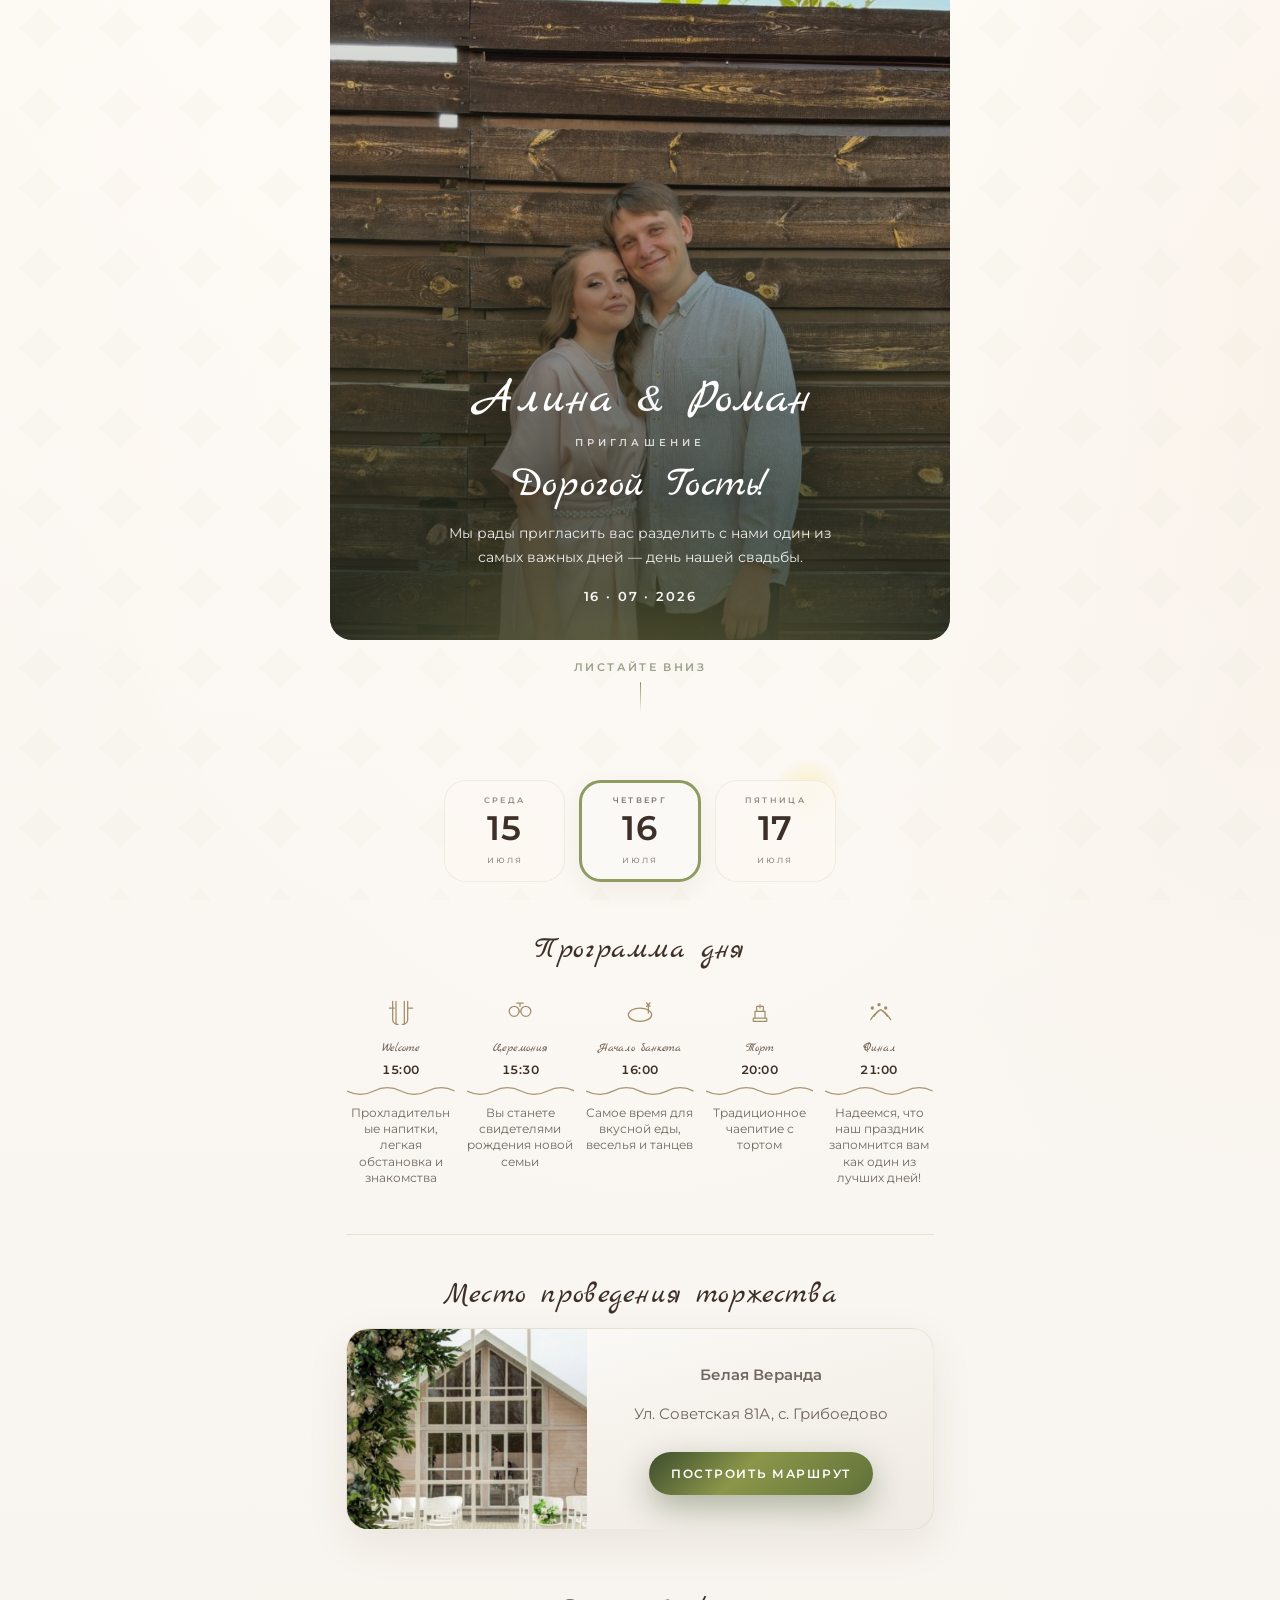
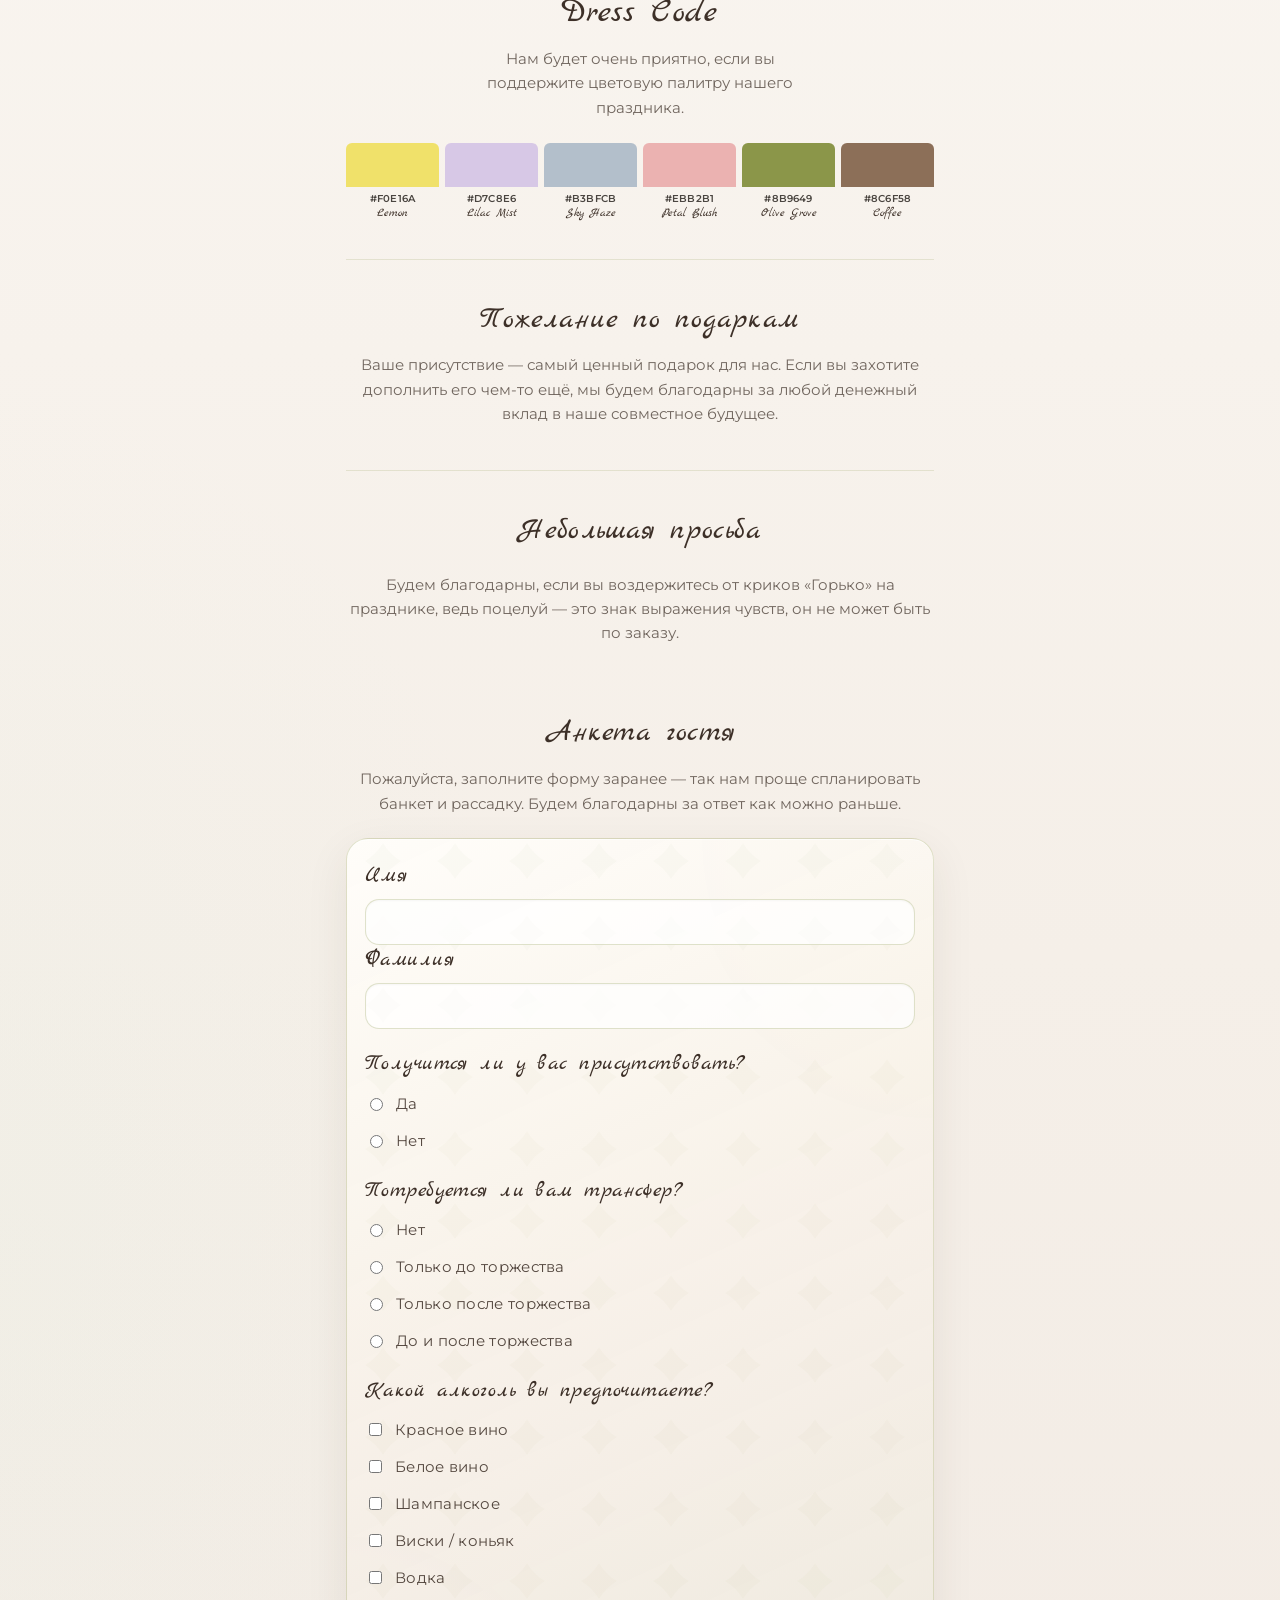
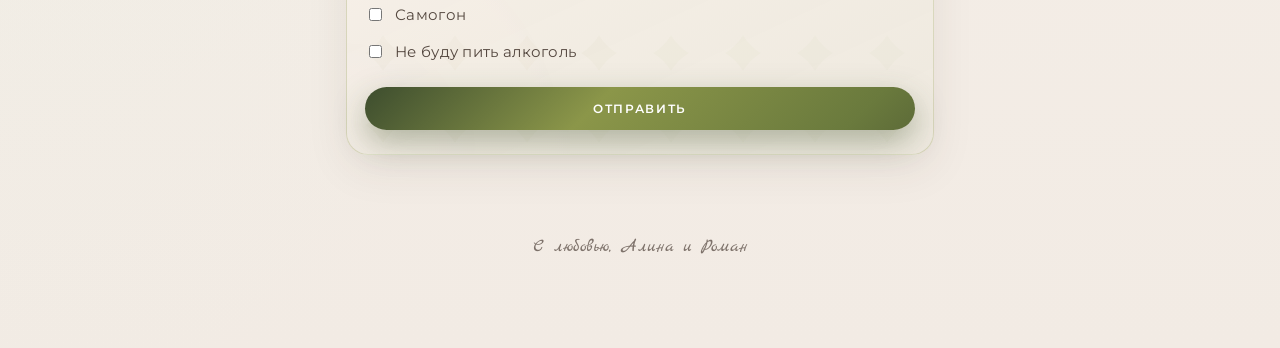
<file: index.html>
<!DOCTYPE html>
<html lang="ru">
  <head>
    <meta charset="utf-8" />
    <meta name="viewport" content="width=device-width, initial-scale=1" />
    <title>Алина и Роман — свадьба 16 июля 2026</title>
    <link rel="preconnect" href="https://fonts.googleapis.com" />
    <link rel="preconnect" href="https://fonts.gstatic.com" crossorigin />
    <link
      href="https://fonts.googleapis.com/css2?family=Marck+Script&family=Montserrat:wght@400;600&display=swap"
      rel="stylesheet"
    />
    <link rel="stylesheet" href="./static/theme.css" />
  </head>
  <body>
    <div class="page">
      <div id="submit-overlay" class="submit-overlay hidden" aria-hidden="true">
        <div class="submit-overlay__card" role="status" aria-live="polite" aria-label="Отправляем анкету">
          <div class="submit-overlay__spinner" aria-hidden="true"></div>
          <div class="submit-overlay__text">
            <div class="submit-overlay__title">Отправляем…</div>
            <div class="submit-overlay__sub">Пожалуйста, подождите пару секунд</div>
          </div>
        </div>
      </div>
      <div id="main-flow">
        <header class="hero">
          <div class="hero-visual">
            <img
              class="hero-cover"
              src="./static/couple.png"
              width="640"
              height="800"
              alt="Алина и Роман"
              decoding="async"
              fetchpriority="high"
            />
            <div class="hero-visual__veil" aria-hidden="true"></div>
            <div class="hero-visual__glow" aria-hidden="true"></div>
            <div class="hero-card">
              <p class="couple-names">Алина <span class="amp">&amp;</span> Роман</p>
              <p class="eyebrow">приглашение</p>
              <h1 id="greeting">Дорогой Гость!</h1>
              <p class="lead">
                Мы рады пригласить вас разделить с нами один из самых важных дней — день нашей свадьбы.
              </p>
              <p class="date-pill" aria-label="Дата свадьбы">16 · 07 · 2026</p>
            </div>
          </div>
          <p class="scroll-hint">Листайте вниз</p>
        </header>

        <main>
          <section class="section section--center section--schedule reveal" id="block-schedule">
            <div class="date-strip-wrap">
              <div class="date-strip" role="group" aria-label="Июль 2026: дни вокруг свадьбы">
                <div class="date-strip__item">
                  <span class="date-strip__dow">среда</span>
                  <span class="date-strip__num">15</span>
                  <span class="date-strip__month">июля</span>
                </div>
                <div class="date-strip__item date-strip__item--active" aria-current="date">
                  <span class="date-strip__dow">четверг</span>
                  <span class="date-strip__num">16</span>
                  <span class="date-strip__month">июля</span>
                </div>
                <div class="date-strip__item">
                  <span class="date-strip__dow">пятница</span>
                  <span class="date-strip__num">17</span>
                  <span class="date-strip__month">июля</span>
                </div>
              </div>
            </div>

            <h2>Программа дня</h2>

            <div class="horiz-schedule" aria-label="Программа дня по этапам">
              <div class="horiz-schedule__scroll hs-strip" role="list">
                <article class="hs-item" role="listitem">
                  <div class="hs-item__rail">
                    <div class="hs-item__icon" aria-hidden="true">
                      <svg viewBox="0 0 48 48" fill="none" xmlns="http://www.w3.org/2000/svg">
                        <path
                          d="M14 10v22c0 3 2.5 5.5 5.5 5.5h1M18 10v27.5M32 10v22c0 3-2.5 5.5-5.5 5.5h-1M28 10v27.5M10 18h6M32 18h6"
                          stroke="currentColor"
                          stroke-width="1.5"
                          stroke-linecap="round"
                        />
                      </svg>
                    </div>
                    <div class="hs-item__vtrack" aria-hidden="true">
                      <svg class="hs-item__vwave" viewBox="0 0 14 120" preserveAspectRatio="none" xmlns="http://www.w3.org/2000/svg">
                        <path
                          d="M7 0 Q11 15 7 30 Q3 45 7 60 Q11 75 7 90 Q3 105 7 120"
                          fill="none"
                          stroke="currentColor"
                          stroke-width="1.35"
                          vector-effect="non-scaling-stroke"
                        />
                      </svg>
                    </div>
                  </div>
                  <div class="hs-item__body">
                    <h3 class="hs-item__title">Welcome</h3>
                    <time class="hs-item__time" datetime="2026-07-16T15:00">15:00</time>
                    <div class="hs-item__wave" aria-hidden="true">
                      <svg viewBox="0 0 80 12" preserveAspectRatio="none" xmlns="http://www.w3.org/2000/svg">
                        <path
                          d="M0 6 Q10 11 20 6 T40 6 T60 6 T80 6"
                          fill="none"
                          stroke="currentColor"
                          stroke-width="1.25"
                          vector-effect="non-scaling-stroke"
                        />
                      </svg>
                    </div>
                    <div class="hs-item__desc">Прохладительные напитки, легкая обстановка и знакомства</div>
                  </div>
                </article>
                <article class="hs-item" role="listitem">
                  <div class="hs-item__rail">
                    <div class="hs-item__icon" aria-hidden="true">
                      <svg viewBox="0 0 48 48" fill="none" xmlns="http://www.w3.org/2000/svg">
                        <circle cx="17" cy="22" r="6" stroke="currentColor" stroke-width="1.5" />
                        <circle cx="31" cy="22" r="6" stroke="currentColor" stroke-width="1.5" />
                        <path d="M23 22h2" stroke="currentColor" stroke-width="1.5" stroke-linecap="round" />
                        <path d="M24 16v-4M20 12h8" stroke="currentColor" stroke-width="1.5" stroke-linecap="round" />
                      </svg>
                    </div>
                    <div class="hs-item__vtrack" aria-hidden="true">
                      <svg class="hs-item__vwave" viewBox="0 0 14 120" preserveAspectRatio="none" xmlns="http://www.w3.org/2000/svg">
                        <path
                          d="M7 0 Q11 15 7 30 Q3 45 7 60 Q11 75 7 90 Q3 105 7 120"
                          fill="none"
                          stroke="currentColor"
                          stroke-width="1.35"
                          vector-effect="non-scaling-stroke"
                        />
                      </svg>
                    </div>
                  </div>
                  <div class="hs-item__body">
                    <h3 class="hs-item__title">Церемония</h3>
                    <time class="hs-item__time" datetime="2026-07-16T15:30">15:30</time>
                    <div class="hs-item__wave" aria-hidden="true">
                      <svg viewBox="0 0 80 12" preserveAspectRatio="none" xmlns="http://www.w3.org/2000/svg">
                        <path
                          d="M0 6 Q10 11 20 6 T40 6 T60 6 T80 6"
                          fill="none"
                          stroke="currentColor"
                          stroke-width="1.25"
                          vector-effect="non-scaling-stroke"
                        />
                      </svg>
                    </div>
                    <div class="hs-item__desc">Вы станете свидетелями рождения новой семьи</div>
                  </div>
                </article>
                <article class="hs-item" role="listitem">
                  <div class="hs-item__rail">
                    <div class="hs-item__icon" aria-hidden="true">
                      <svg viewBox="0 0 48 48" fill="none" xmlns="http://www.w3.org/2000/svg">
                        <ellipse cx="24" cy="26" rx="14" ry="8" stroke="currentColor" stroke-width="1.5" />
                        <path d="M34 14v10M36 12l-4 4M32 12l4 4" stroke="currentColor" stroke-width="1.5" stroke-linecap="round" />
                      </svg>
                    </div>
                    <div class="hs-item__vtrack" aria-hidden="true">
                      <svg class="hs-item__vwave" viewBox="0 0 14 120" preserveAspectRatio="none" xmlns="http://www.w3.org/2000/svg">
                        <path
                          d="M7 0 Q11 15 7 30 Q3 45 7 60 Q11 75 7 90 Q3 105 7 120"
                          fill="none"
                          stroke="currentColor"
                          stroke-width="1.35"
                          vector-effect="non-scaling-stroke"
                        />
                      </svg>
                    </div>
                  </div>
                  <div class="hs-item__body">
                    <h3 class="hs-item__title">Начало банкета</h3>
                    <time class="hs-item__time" datetime="2026-07-16T16:00">16:00</time>
                    <div class="hs-item__wave" aria-hidden="true">
                      <svg viewBox="0 0 80 12" preserveAspectRatio="none" xmlns="http://www.w3.org/2000/svg">
                        <path
                          d="M0 6 Q10 11 20 6 T40 6 T60 6 T80 6"
                          fill="none"
                          stroke="currentColor"
                          stroke-width="1.25"
                          vector-effect="non-scaling-stroke"
                        />
                      </svg>
                    </div>
                    <div class="hs-item__desc">Самое время для вкусной еды, веселья и танцев</div>
                  </div>
                </article>
                <article class="hs-item" role="listitem">
                  <div class="hs-item__rail">
                    <div class="hs-item__icon" aria-hidden="true">
                      <svg viewBox="0 0 48 48" fill="none" xmlns="http://www.w3.org/2000/svg">
                        <path
                          d="M16 30h16v4H16v-4zm2-8h12v8H18v-8zm2-6h8v6h-8v-6z"
                          stroke="currentColor"
                          stroke-width="1.5"
                          stroke-linejoin="round"
                        />
                        <path d="M24 14v4" stroke="currentColor" stroke-width="1.5" stroke-linecap="round" />
                      </svg>
                    </div>
                    <div class="hs-item__vtrack" aria-hidden="true">
                      <svg class="hs-item__vwave" viewBox="0 0 14 120" preserveAspectRatio="none" xmlns="http://www.w3.org/2000/svg">
                        <path
                          d="M7 0 Q11 15 7 30 Q3 45 7 60 Q11 75 7 90 Q3 105 7 120"
                          fill="none"
                          stroke="currentColor"
                          stroke-width="1.35"
                          vector-effect="non-scaling-stroke"
                        />
                      </svg>
                    </div>
                  </div>
                  <div class="hs-item__body">
                    <h3 class="hs-item__title">Торт</h3>
                    <time class="hs-item__time" datetime="2026-07-16T20:00">20:00</time>
                    <div class="hs-item__wave" aria-hidden="true">
                      <svg viewBox="0 0 80 12" preserveAspectRatio="none" xmlns="http://www.w3.org/2000/svg">
                        <path
                          d="M0 6 Q10 11 20 6 T40 6 T60 6 T80 6"
                          fill="none"
                          stroke="currentColor"
                          stroke-width="1.25"
                          vector-effect="non-scaling-stroke"
                        />
                      </svg>
                    </div>
                    <div class="hs-item__desc">Традиционное чаепитие с тортом</div>
                  </div>
                </article>
                <article class="hs-item" role="listitem">
                  <div class="hs-item__rail">
                    <div class="hs-item__icon" aria-hidden="true">
                      <svg viewBox="0 0 48 48" fill="none" xmlns="http://www.w3.org/2000/svg">
                        <path
                          d="M14 32c4-6 8-10 12-12 4 2 8 6 12 12M18 28c3-4 6-7 8-8 2 1 5 4 8 8"
                          stroke="currentColor"
                          stroke-width="1.5"
                          stroke-linecap="round"
                        />
                        <circle cx="16" cy="18" r="2" fill="currentColor" />
                        <circle cx="24" cy="14" r="2" fill="currentColor" />
                        <circle cx="32" cy="18" r="2" fill="currentColor" />
                      </svg>
                    </div>
                  </div>
                  <div class="hs-item__body">
                    <h3 class="hs-item__title">Финал</h3>
                    <time class="hs-item__time" datetime="2026-07-16T21:00">21:00</time>
                    <div class="hs-item__wave" aria-hidden="true">
                      <svg viewBox="0 0 80 12" preserveAspectRatio="none" xmlns="http://www.w3.org/2000/svg">
                        <path
                          d="M0 6 Q10 11 20 6 T40 6 T60 6 T80 6"
                          fill="none"
                          stroke="currentColor"
                          stroke-width="1.25"
                          vector-effect="non-scaling-stroke"
                        />
                      </svg>
                    </div>
                    <div class="hs-item__desc">Надеемся, что наш праздник запомнится вам как один из лучших дней!</div>
                  </div>
                </article>
              </div>
            </div>
          </section>

          <section class="section section--center section--venue reveal" id="block-venue">
            <h2>Место проведения торжества</h2>
            <article class="venue-card" aria-labelledby="venue-name">
              <div class="venue-card__media">
                <img
                  src="./static/venue-veranda.png"
                  alt="Белая Веранда — площадка для церемонии"
                  width="640"
                  height="480"
                  loading="lazy"
                  decoding="async"
                />
              </div>
              <div class="venue-card__body">
                <p class="venue-card__place" id="venue-name">Белая Веранда</p>
                <p class="venue-card__address">Ул. Советская 81А, с. Грибоедово</p>
                <div class="venue-card__actions">
                  <a
                    class="btn btn-primary venue-card__btn"
                    href="https://yandex.ru/maps/?text=%D0%A3%D0%BB.%20%D0%A1%D0%BE%D0%B2%D0%B5%D1%82%D1%81%D0%BA%D0%B0%D1%8F%2081%D0%90%2C%20%D1%81.%20%D0%93%D1%80%D0%B8%D0%B1%D0%BE%D0%B5%D0%B4%D0%BE%D0%B2%D0%BE"
                    id="route-link"
                    target="_blank"
                    rel="noopener noreferrer"
                    >Построить маршрут</a
                  >
                </div>
              </div>
            </article>
          </section>

          <section class="section section--center section--dress reveal" id="block-dress">
            <h2 class="dress-title">Dress Code</h2>
            <p class="dress-lead">
              Нам будет очень приятно, если вы поддержите цветовую палитру нашего праздника.
            </p>
            <div class="dress-swatches" aria-label="Палитра дресс-кода">
              <article class="dress-swatch" style="--swatch: #f0e16a">
                <div class="dress-swatch__color" aria-hidden="true"></div>
                <div class="dress-swatch__meta">
                  <span class="dress-swatch__hex">#F0E16A</span>
                  <span class="dress-swatch__name">Lemon</span>
                </div>
              </article>
              <article class="dress-swatch" style="--swatch: #d7c8e6">
                <div class="dress-swatch__color" aria-hidden="true"></div>
                <div class="dress-swatch__meta">
                  <span class="dress-swatch__hex">#D7C8E6</span>
                  <span class="dress-swatch__name">Lilac Mist</span>
                </div>
              </article>
              <article class="dress-swatch" style="--swatch: #b3bfcb">
                <div class="dress-swatch__color" aria-hidden="true"></div>
                <div class="dress-swatch__meta">
                  <span class="dress-swatch__hex">#B3BFCB</span>
                  <span class="dress-swatch__name">Sky Haze</span>
                </div>
              </article>
              <article class="dress-swatch" style="--swatch: #ebb2b1">
                <div class="dress-swatch__color" aria-hidden="true"></div>
                <div class="dress-swatch__meta">
                  <span class="dress-swatch__hex">#EBB2B1</span>
                  <span class="dress-swatch__name">Petal Blush</span>
                </div>
              </article>
              <article class="dress-swatch dress-swatch--hero" style="--swatch: #8b9649">
                <div class="dress-swatch__color" aria-hidden="true"></div>
                <div class="dress-swatch__meta">
                  <span class="dress-swatch__hex">#8B9649</span>
                  <span class="dress-swatch__name">Olive Grove</span>
                </div>
              </article>
              <article class="dress-swatch" style="--swatch: #8c6f58">
                <div class="dress-swatch__color" aria-hidden="true"></div>
                <div class="dress-swatch__meta">
                  <span class="dress-swatch__hex">#8C6F58</span>
                  <span class="dress-swatch__name">Coffee</span>
                </div>
              </article>
            </div>
          </section>

          <section class="section section--center reveal" id="block-gifts">
            <h2>Пожелание по подаркам</h2>
            <p>
              Ваше присутствие — самый ценный подарок для нас. Если вы захотите дополнить его чем‑то ещё, мы будем благодарны за любой денежный вклад в наше совместное будущее.
            </p>
          </section>

          <section class="section section--center reveal" id="block-note">
            <h2>Небольшая просьба</h2>
            <div class="note">
              Будем благодарны, если вы воздержитесь от криков «Горько» на празднике, ведь поцелуй — это знак выражения чувств,
              он не может быть по заказу.
            </div>
          </section>

          <section class="section section--form reveal" id="rsvp-section">
            <h2>Анкета гостя</h2>
            <p class="form-intro">
              Пожалуйста, заполните форму заранее — так нам проще спланировать банкет и рассадку. Будем благодарны за ответ как можно
              раньше.
            </p>

            <form class="rsvp" id="rsvp-form" autocomplete="on">
              <div class="rsvp-panel">
                <div id="guest-name-fields">
                  <div class="field" id="name-fields">
                    <label for="first_name">Имя</label>
                    <input type="text" id="first_name" name="first_name" required maxlength="120" autocomplete="given-name" />
                  </div>
                  <div class="field">
                    <label for="last_name">Фамилия</label>
                    <input type="text" id="last_name" name="last_name" required maxlength="120" autocomplete="family-name" />
                  </div>
                </div>

                <div class="field">
                  <span class="label-like" id="label-attendance">Получится ли у вас присутствовать?</span>
                  <div class="radio-group" role="radiogroup" aria-labelledby="label-attendance">
                    <label class="radio"><input type="radio" name="attendance" value="Да" required /> Да</label>
                    <label class="radio"><input type="radio" name="attendance" value="Нет" /> Нет</label>
                  </div>
                </div>

                <div class="field">
                  <span class="label-like" id="label-transfer">Потребуется ли вам трансфер?</span>
                  <div class="radio-group" role="radiogroup" aria-labelledby="label-transfer">
                    <label class="radio"><input type="radio" name="transfer" value="Нет" required /> Нет</label>
                    <label class="radio"><input type="radio" name="transfer" value="Только до торжества" /> Только до торжества</label>
                    <label class="radio"><input type="radio" name="transfer" value="Только после торжества" /> Только после торжества</label>
                    <label class="radio"><input type="radio" name="transfer" value="До и после торжества" /> До и после торжества</label>
                  </div>
                </div>

                <div class="field">
                  <span class="label-like" id="label-alcohol">Какой алкоголь вы предпочитаете?</span>
                  <div class="checkbox-group" role="group" aria-labelledby="label-alcohol">
                    <label class="check"><input type="checkbox" name="alcohol" value="Красное вино" /> Красное вино</label>
                    <label class="check"><input type="checkbox" name="alcohol" value="Белое вино" /> Белое вино</label>
                    <label class="check"><input type="checkbox" name="alcohol" value="Шампанское" /> Шампанское</label>
                    <label class="check"><input type="checkbox" name="alcohol" value="Виски/коньяк" /> Виски / коньяк</label>
                    <label class="check"><input type="checkbox" name="alcohol" value="Водка" /> Водка</label>
                    <label class="check"><input type="checkbox" name="alcohol" value="Самогон" /> Самогон</label>
                    <label class="check"><input type="checkbox" name="alcohol" value="Не буду пить алкоголь" /> Не буду пить алкоголь</label>
                  </div>
                </div>

                <button type="submit" class="btn btn-primary btn-wide">Отправить</button>
                <p id="form-error" class="form-error hidden"></p>
              </div>
            </form>
          </section>
        </main>
      </div>

      <section class="section hidden reveal" id="thanks-panel">
        <div class="thanks">
          <div class="thanks-card">
            <div class="thanks-ornament" aria-hidden="true">✦</div>
            <h2>Спасибо!</h2>
            <p class="lead thanks-lead">Мы получили ваш ответ и очень ждём встречи.</p>

            <div class="countdown" aria-label="Сколько осталось до свадьбы">
              <div class="countdown__k">До свадьбы осталось</div>
              <div class="countdown__v" id="wedding-countdown-thanks">—</div>
            </div>

            <div class="thanks-details" aria-label="Детали торжества">
              <div class="thanks-details__row">
                <div class="thanks-details__k">Дата</div>
                <div class="thanks-details__v">16 · 07 · 2026</div>
              </div>
              <div class="thanks-details__row">
                <div class="thanks-details__k">Время</div>
                <div class="thanks-details__v">15:00</div>
              </div>
              <div class="thanks-details__row">
                <div class="thanks-details__k">Место</div>
                <div class="thanks-details__v">Белая Веранда</div>
              </div>
              <div class="thanks-details__row">
                <div class="thanks-details__k">Адрес</div>
                <div class="thanks-details__v">ул. Советская 81А, с. Грибоедово</div>
              </div>
            </div>

            <div class="actions thanks-actions">
              <a
                class="btn btn-primary btn-wide"
                href="https://yandex.ru/maps/?text=%D0%A3%D0%BB.%20%D0%A1%D0%BE%D0%B2%D0%B5%D1%82%D1%81%D0%BA%D0%B0%D1%8F%2081%D0%90%2C%20%D1%81.%20%D0%93%D1%80%D0%B8%D0%B1%D0%BE%D0%B5%D0%B4%D0%BE%D0%B2%D0%BE"
                target="_blank"
                rel="noopener noreferrer"
                >Построить маршрут</a
              >
            </div>
          </div>
        </div>
      </section>

      <p class="footer-mini">С любовью, Алина и Роман</p>
    </div>

    <script>
      window.WEDDING_CONFIG = {
        webhookUrl: "https://script.google.com/macros/s/AKfycbw79jR09DpJsQcwUnNf5BoLfri7Mj2tWMLB_RNSmSDrHGxl7mpFdD1pyXN7LNDgRc47/exec",
        webhookToken: "wjdhqjlkQWD-PyBGnI-85EpEcmrZYDun18",
      };
    </script>
    <script src="./static/app.js" defer></script>
  </body>
</html>
</file>
<file: static/theme.css>
/*
  Два семейства: Marck Script + Montserrat.
  У Montserrat только два начертания: --fw-text (400) и --fw-strong (600).
*/
:root {
  --lemon: #f0e16a;
  --lilac: #d7c8e6;
  --sky: #b3bfcb;
  --petal: #ebb2b1;
  --olive: #8b9649;
  --coffee: #8c6f58;
  --cream: #f9f7f2;
  --ink: #3d3028;
  --muted: rgba(61, 48, 40, 0.72);
  --radius-lg: 22px;
  --radius-md: 14px;
  --font-script: "Marck Script", "Segoe Script", cursive;
  --font-body: "Montserrat", system-ui, -apple-system, sans-serif;
  /* Только два начертания текста: обычное и акцентное */
  --fw-text: 400;
  --fw-strong: 600;
  --ease-out: cubic-bezier(0.22, 1, 0.36, 1);
  --t-fast: 0.25s;
  --t-med: 0.55s;
  font-family: var(--font-body);
}

*,
*::before,
*::after {
  box-sizing: border-box;
}

html {
  scroll-behavior: smooth;
}

b,
strong {
  font-weight: var(--fw-strong);
}

body {
  margin: 0;
  font-weight: var(--fw-text);
  color: var(--ink);
  background: var(--cream);
  background-image: radial-gradient(130% 100% at 50% -15%, rgba(255, 252, 248, 0.95), transparent 52%),
    radial-gradient(85% 55% at 100% 10%, rgba(245, 232, 220, 0.35), transparent 46%),
    radial-gradient(90% 50% at 0% 80%, rgba(232, 240, 228, 0.28), transparent 48%),
    linear-gradient(180deg, #fdf8f2 0%, #f9f5f0 38%, #f5efe8 72%, #f2ebe4 100%);
  min-height: 100vh;
}

body::before {
  content: "";
  position: fixed;
  inset: 0;
  pointer-events: none;
  z-index: 0;
  opacity: 0.35;
  background-image: url("data:image/svg+xml,%3Csvg xmlns='http://www.w3.org/2000/svg' width='80' height='80' viewBox='0 0 80 80'%3E%3Cpath fill='%238B9649' fill-opacity='0.05' d='M40 6c6 9 13 16 22 22-9 6-16 13-22 22-6-9-13-16-22-22 9-6 16-13 22-22z'/%3E%3C/svg%3E");
}

.page {
  position: relative;
  z-index: 1;
  max-width: 560px;
  margin: 0 auto;
  padding: 0 16px 72px;
}

/* ——— Герой: фото как фон ——— */
.hero {
  margin: 0 -16px 12px;
}

.hero-visual {
  position: relative;
  min-height: min(88vh, 640px);
  display: flex;
  align-items: flex-end;
  justify-content: center;
  padding: 28px 20px 32px;
  border-radius: 0 0 var(--radius-lg) var(--radius-lg);
  overflow: hidden;
  isolation: isolate;
  animation: heroWrapIn 1s var(--ease-out) both;
}

@keyframes heroWrapIn {
  from {
    opacity: 0;
    transform: scale(1.03);
  }
  to {
    opacity: 1;
    transform: scale(1);
  }
}

.hero-cover {
  position: absolute;
  inset: 0;
  width: 100%;
  height: 100%;
  object-fit: cover;
  object-position: center 22%;
  z-index: 0;
  transform: scale(1.06);
  animation: heroKen 28s ease-in-out infinite alternate;
}

@keyframes heroKen {
  to {
    transform: scale(1.12) translate(-1%, -0.5%);
  }
}

.hero-visual__veil {
  position: absolute;
  inset: 0;
  z-index: 1;
  background: linear-gradient(
    185deg,
    rgba(42, 36, 32, 0.12) 0%,
    rgba(55, 62, 42, 0.28) 35%,
    rgba(42, 48, 32, 0.65) 68%,
    rgba(32, 38, 28, 0.9) 100%
  );
  animation: veilShift 16s ease-in-out infinite alternate;
}

@keyframes veilShift {
  from {
    opacity: 1;
  }
  to {
    opacity: 0.92;
  }
}

.hero-visual__glow {
  position: absolute;
  inset: auto -20% -30% -20%;
  height: 55%;
  z-index: 2;
  pointer-events: none;
  background: radial-gradient(ellipse at 50% 100%, rgba(139, 150, 73, 0.42), rgba(240, 225, 106, 0.22), transparent 68%);
  mix-blend-mode: screen;
  animation: glowPulse 8s ease-in-out infinite alternate;
}

@keyframes glowPulse {
  to {
    opacity: 0.75;
    transform: translateY(-6px);
  }
}

.hero-card {
  position: relative;
  z-index: 3;
  width: 100%;
  max-width: 420px;
  text-align: center;
  padding: 0 4px 4px;
  animation: cardRise 1.1s var(--ease-out) 0.15s both;
}

@keyframes cardRise {
  from {
    opacity: 0;
    transform: translateY(36px);
  }
  to {
    opacity: 1;
    transform: translateY(0);
  }
}

.couple-names {
  font-family: var(--font-script);
  font-size: clamp(2.2rem, 9vw, 3rem);
  font-weight: var(--fw-text);
  line-height: 1.08;
  margin: 0 0 10px;
  color: #fff;
  text-shadow: 0 4px 28px rgba(0, 0, 0, 0.45);
}

.couple-names .amp {
  font-family: var(--font-script);
  font-style: normal;
  font-weight: var(--fw-text);
  color: rgba(255, 255, 255, 0.95);
  padding: 0 0.06em;
}

.eyebrow {
  font-family: var(--font-body);
  font-size: 0.62rem;
  font-weight: var(--fw-strong);
  letter-spacing: 0.42em;
  text-transform: uppercase;
  color: rgba(255, 255, 255, 0.78);
  margin: 0 0 12px;
}

h1 {
  font-family: var(--font-script);
  font-size: clamp(1.85rem, 6.5vw, 2.65rem);
  font-weight: var(--fw-text);
  line-height: 1.2;
  margin: 0 0 12px;
  color: #fff;
  text-shadow: 0 2px 24px rgba(0, 0, 0, 0.4);
  letter-spacing: 0.01em;
}

.lead {
  font-family: var(--font-body);
  font-size: 0.9rem;
  font-weight: var(--fw-text);
  line-height: 1.65;
  color: rgba(255, 255, 255, 0.9);
  margin: 0;
}

.date-pill {
  margin: 18px 0 0;
  padding: 0;
  font-family: var(--font-body);
  font-size: 0.82rem;
  font-weight: var(--fw-strong);
  letter-spacing: 0.14em;
  color: rgba(255, 255, 255, 0.95);
  text-shadow: 0 2px 20px rgba(0, 0, 0, 0.45);
  background: none;
  border: none;
  box-shadow: none;
}

.scroll-hint {
  display: flex;
  flex-direction: column;
  align-items: center;
  gap: 8px;
  margin-top: 20px;
  font-family: var(--font-body);
  font-size: 0.68rem;
  font-weight: var(--fw-strong);
  letter-spacing: 0.22em;
  text-transform: uppercase;
  color: rgba(77, 92, 56, 0.55);
  animation: scrollNudge 2.4s ease-in-out infinite;
}

.scroll-hint::after {
  content: "";
  width: 1px;
  height: 30px;
  background: linear-gradient(180deg, var(--olive), transparent);
  border-radius: 1px;
}

@keyframes scrollNudge {
  0%,
  100% {
    opacity: 0.55;
    transform: translateY(0);
  }
  50% {
    opacity: 1;
    transform: translateY(6px);
  }
}

/* ——— Секции: без «карточек», только ритм и разделители (фото — только в шапке) ——— */
main {
  display: flex;
  flex-direction: column;
  gap: 0;
  margin-top: 4px;
}

.section {
  margin: 0;
  padding: 36px 0 28px;
  border-bottom: 1px solid rgba(139, 150, 73, 0.18);
}

.section:last-of-type {
  border-bottom: none;
  padding-bottom: 48px;
}

#thanks-panel.section {
  border-bottom: none;
  padding: 40px 0 32px;
}

/* Без линии под блоком «Небольшая просьба» */
#block-note.section {
  border-bottom: none;
}

#block-venue.section {
  border-bottom: none;
}

.section h2:not(.dress-title) {
  font-family: var(--font-script);
  font-size: clamp(1.45rem, 5vw, 1.85rem);
  font-weight: var(--fw-text);
  letter-spacing: 0.02em;
  text-transform: none;
  margin: 6px 0 16px;
  color: var(--ink);
  text-align: center;
  line-height: 1.2;
}

.section--center p,
.section--center .dress-lead {
  text-align: center;
}

/* Дресс-код — без отдельной подложки, как остальные секции */
.section--dress {
  padding-top: 36px;
  padding-bottom: 28px;
}

.dress-title {
  font-family: var(--font-script);
  font-size: clamp(1.65rem, 5.5vw, 2.1rem);
  font-weight: var(--fw-text);
  font-style: normal;
  letter-spacing: 0.02em;
  text-transform: none;
  margin: 0 0 14px;
  color: var(--ink);
  text-align: center;
  line-height: 1.15;
}

.dress-lead {
  font-family: var(--font-body);
  font-size: 0.88rem;
  font-weight: var(--fw-text);
  line-height: 1.6;
  color: rgba(61, 48, 40, 0.78);
  margin: 0 0 16px;
  max-width: 22rem;
  margin-left: auto;
  margin-right: auto;
}

.dress-swatches {
  display: grid;
  grid-template-columns: repeat(6, minmax(0, 1fr));
  gap: 4px;
  width: 100%;
  padding: 6px 0 2px;
  margin: 0;
}

.dress-swatch {
  min-width: 0;
  display: flex;
  flex-direction: column;
  border-radius: 6px;
  overflow: hidden;
  background: transparent;
  border: none;
  box-shadow: none;
}

.dress-swatch--hero {
  box-shadow: none;
  z-index: 0;
}

.dress-swatch__color {
  flex: 1 1 50%;
  min-height: 36px;
  background: var(--swatch);
}

.dress-swatch__meta {
  flex: 1 1 50%;
  display: flex;
  flex-direction: column;
  align-items: center;
  justify-content: center;
  gap: 2px;
  padding: 5px 3px 6px;
  background: transparent;
  text-align: center;
  min-height: 0;
}

.dress-swatch__hex {
  font-family: var(--font-body);
  font-size: clamp(0.45rem, 2.1vw, 0.58rem);
  font-weight: var(--fw-strong);
  letter-spacing: 0.02em;
  color: #4a4540;
  line-height: 1.1;
  word-break: break-all;
}

.dress-swatch__name {
  font-family: var(--font-script);
  font-size: clamp(0.52rem, 2.4vw, 0.68rem);
  font-weight: var(--fw-text);
  font-style: normal;
  color: var(--ink);
  line-height: 1.15;
  hyphens: auto;
}

@media (min-width: 420px) {
  .dress-swatches {
    gap: 6px;
  }

  .dress-swatch__hex {
    font-size: 0.56rem;
  }

  .dress-swatch__name {
    font-size: 0.65rem;
  }
}

@media (min-width: 560px) {
  .dress-swatch__color {
    min-height: 44px;
  }

  .dress-swatch__meta {
    padding: 7px 5px 8px;
    gap: 3px;
  }

  .dress-swatch__hex {
    font-size: 0.6rem;
  }

  .dress-swatch__name {
    font-size: 0.72rem;
  }
}

.section p,
.section li {
  font-family: var(--font-body);
  font-size: 0.95rem;
  line-height: 1.62;
  color: var(--muted);
}

.form-intro {
  text-align: center;
  margin-bottom: 4px;
  color: var(--muted);
}

.section--form h2 {
  text-align: center;
}

.section--form .field,
.section--form label,
.section--form .label-like {
  text-align: left;
}

/* Полоска дат перед программой */
.date-strip-wrap {
  position: relative;
  margin: 0 auto 28px;
  max-width: 26rem;
  padding: 20px 12px 22px;
}

.date-strip-wrap::after {
  content: "";
  position: absolute;
  top: -4px;
  right: 4px;
  width: 72px;
  height: 72px;
  border-radius: 50%;
  background: radial-gradient(circle, rgba(240, 225, 106, 0.35) 0%, transparent 68%);
  pointer-events: none;
  z-index: 0;
}

.date-strip {
  position: relative;
  z-index: 1;
  display: flex;
  align-items: stretch;
  justify-content: center;
  gap: clamp(6px, 2vw, 14px);
}

.date-strip__item {
  flex: 1 1 0;
  min-width: 0;
  display: flex;
  flex-direction: column;
  align-items: center;
  justify-content: center;
  text-align: center;
  padding: 14px 8px 16px;
  border-radius: 22px;
  background: rgba(253, 248, 242, 0.85);
  border: 1px solid rgba(139, 150, 73, 0.12);
}

.date-strip__item--active {
  border: 3px solid #8e9b61;
  padding: 12px 6px 14px;
  background: #faf9f6;
  box-shadow: 0 8px 28px rgba(61, 48, 40, 0.06);
}

.date-strip__dow {
  font-family: var(--font-body);
  font-size: 0.52rem;
  font-weight: var(--fw-strong);
  letter-spacing: 0.28em;
  text-transform: uppercase;
  color: rgba(61, 48, 40, 0.55);
  margin-bottom: 6px;
}

.date-strip__item--active .date-strip__dow {
  color: rgba(61, 48, 40, 0.65);
}

.date-strip__num {
  font-family: var(--font-body);
  font-size: clamp(1.65rem, 6vw, 2.1rem);
  font-weight: var(--fw-strong);
  line-height: 1;
  letter-spacing: 0.02em;
  color: var(--ink);
}

.date-strip__month {
  font-family: var(--font-body);
  font-size: 0.62rem;
  font-weight: var(--fw-text);
  letter-spacing: 0.2em;
  text-transform: lowercase;
  color: rgba(61, 48, 40, 0.6);
  margin-top: 8px;
}

.section--schedule h2 {
  margin-top: 0;
}

/* Расписание: узкий экран — столбик с вертикальной волной; от 521px — горизонтальная полоса */
.horiz-schedule {
  margin-top: 8px;
  width: 100%;
  max-width: 100%;
  --hs-ink: #6b5c4f;
  --hs-gold: #a08f6a;
}

.horiz-schedule__scroll.hs-strip {
  display: flex;
  flex-direction: column;
  gap: 0;
  margin: 0;
  padding: 6px 0 12px;
  list-style: none;
}

/* ——— Мобильный столбик: иконка слева, волна вниз; справа время → название → описание ——— */
.hs-strip .hs-item {
  display: grid;
  grid-template-columns: 48px minmax(0, 1fr);
  column-gap: 14px;
  align-items: stretch;
  text-align: left;
  margin: 0;
  padding: 0 0 18px;
  max-width: 26rem;
  margin-left: auto;
  margin-right: auto;
  width: 100%;
  box-sizing: border-box;
  background: none;
  border: none;
  border-radius: 0;
  box-shadow: none;
}

.hs-strip .hs-item:last-child {
  padding-bottom: 0;
}

.hs-strip .hs-item__rail {
  display: flex;
  flex-direction: column;
  align-items: center;
  grid-column: 1;
  grid-row: 1;
  align-self: stretch;
  min-width: 0;
}

.hs-strip .hs-item__icon {
  grid-column: unset;
  grid-row: unset;
  align-self: center;
  justify-self: center;
  width: 44px;
  height: 44px;
  border-radius: 50%;
  background: rgba(139, 150, 73, 0.12);
  color: var(--hs-gold);
  flex-shrink: 0;
}

.hs-strip .hs-item__icon svg {
  width: 26px;
  height: 26px;
}

.hs-strip .hs-item__vtrack {
  flex: 1 1 auto;
  width: 100%;
  max-width: 16px;
  min-height: 28px;
  margin-top: 6px;
  display: flex;
  justify-content: center;
  align-items: stretch;
  color: var(--olive);
}

.hs-strip .hs-item:last-child .hs-item__vtrack {
  display: none;
}

.hs-strip .hs-item__vwave {
  display: block;
  width: 100%;
  height: 100%;
  min-height: 36px;
}

.hs-strip .hs-item__body {
  grid-column: 2;
  grid-row: 1;
  display: flex;
  flex-direction: column;
  gap: 6px;
  align-items: flex-start;
  min-width: 0;
}

.hs-strip .hs-item__time {
  order: 1;
  margin: 0;
  font-size: 0.78rem;
  letter-spacing: 0.14em;
  text-transform: uppercase;
  color: rgba(61, 48, 40, 0.72);
  display: block;
  padding: 0;
  background: none;
  border-radius: 0;
  width: auto;
}

.hs-strip .hs-item__title {
  order: 2;
  font-size: clamp(1.05rem, 4.2vw, 1.2rem);
  line-height: 1.2;
  margin: 0;
  color: var(--ink);
}

.hs-strip .hs-item__desc {
  order: 3;
  margin: 0;
  padding: 0;
  border: none;
  font-size: 0.9rem;
  line-height: 1.55;
  color: var(--muted);
  text-align: left;
}

.hs-strip .hs-item__wave {
  order: 4;
  display: none;
}

.hs-item__icon {
  display: flex;
  align-items: center;
  justify-content: center;
  color: var(--hs-gold);
}

.hs-item__icon svg {
  width: 42px;
  height: 42px;
  display: block;
}

.hs-item__title {
  font-family: var(--font-script);
  font-weight: var(--fw-text);
  hyphens: auto;
  overflow-wrap: break-word;
}

.hs-item__time {
  font-family: var(--font-body);
  font-weight: var(--fw-strong);
  font-variant-numeric: tabular-nums;
}

.hs-item__wave {
  width: 100%;
  max-width: 88px;
  margin: 0 auto;
  color: var(--hs-gold);
  opacity: 0.92;
}

.hs-item__wave svg {
  display: block;
  width: 100%;
  height: 11px;
}

.hs-item__desc {
  font-family: var(--font-body);
  font-weight: var(--fw-text);
  margin: 0;
}

@media (min-width: 521px) {
  /* Пять колонок на ширину экрана — без горизонтального скролла */
  .horiz-schedule__scroll.hs-strip {
    display: grid;
    grid-template-columns: repeat(5, minmax(0, 1fr));
    gap: clamp(4px, 1.2vw, 10px);
    align-items: start;
    justify-items: stretch;
    overflow: visible;
    margin: 0;
    padding: 10px 0 16px;
    width: 100%;
    max-width: 100%;
    box-sizing: border-box;
  }

  .hs-strip .hs-item {
    display: flex;
    flex-direction: column;
    align-items: center;
    text-align: center;
    min-width: 0;
    width: 100%;
    max-width: none;
    margin: 0;
    padding: 0 1px 4px;
    background: none;
    border: none;
    border-radius: 0;
    box-shadow: none;
    gap: clamp(4px, 1vw, 8px);
  }

  .hs-strip .hs-item:last-child {
    padding-bottom: 4px;
  }

  .hs-strip .hs-item__rail {
    display: flex;
    flex-direction: column;
    align-items: center;
    flex-shrink: 0;
  }

  .hs-strip .hs-item__vtrack {
    display: none;
  }

  .hs-strip .hs-item__body {
    display: flex;
    flex-direction: column;
    align-items: center;
    width: 100%;
    min-width: 0;
    text-align: center;
  }

  .hs-strip .hs-item__time,
  .hs-strip .hs-item__title,
  .hs-strip .hs-item__desc,
  .hs-strip .hs-item__wave {
    order: unset;
  }

  .hs-strip .hs-item__icon {
    grid-column: unset;
    grid-row: unset;
    width: auto;
    height: auto;
    border-radius: 0;
    background: transparent;
    align-self: center;
    flex-shrink: 0;
  }

  .hs-strip .hs-item__icon svg {
    width: clamp(26px, 7vw, 40px);
    height: clamp(26px, 7vw, 40px);
  }

  .hs-strip .hs-item__title {
    grid-column: unset;
    grid-row: unset;
    align-self: stretch;
    width: 100%;
    max-width: 100%;
    font-size: clamp(0.52rem, 1.85vw, 0.78rem);
    line-height: 1.2;
    color: var(--hs-ink);
  }

  .hs-strip .hs-item__time {
    grid-column: unset;
    grid-row: unset;
    align-self: stretch;
    width: 100%;
    margin-top: 0;
    padding: 0;
    font-size: clamp(0.58rem, 1.9vw, 0.78rem);
    letter-spacing: 0.04em;
    text-transform: none;
    color: var(--ink);
    background: transparent;
    border-radius: 0;
    text-align: center;
    display: block;
    box-sizing: border-box;
  }

  .hs-strip .hs-item__wave {
    display: block;
    width: 100%;
    max-width: 100%;
    margin: 0;
    align-self: stretch;
  }

  .hs-strip .hs-item__wave svg {
    width: 100%;
    max-width: 100%;
    height: auto;
    min-height: 9px;
  }

  .hs-strip .hs-item__desc {
    grid-column: unset;
    grid-row: unset;
    width: 100%;
    max-width: 100%;
    margin-top: 0;
    padding-top: 0;
    border-top: none;
    font-size: clamp(0.5rem, 1.65vw, 0.72rem);
    line-height: 1.4;
    text-align: center;
    color: var(--muted);
    overflow-wrap: anywhere;
    hyphens: auto;
  }
}

/* Локация — карточка с фото */
.section--venue {
  text-align: center;
}

.section--venue .venue-card {
  text-align: left;
}

.venue-card {
  display: flex;
  flex-direction: row;
  align-items: stretch;
  margin: 14px auto 0;
  max-width: 100%;
  background: linear-gradient(165deg, #fdfdfb 0%, #f5f1eb 55%, #f0ebe4 100%);
  border-radius: var(--radius-lg);
  border: 1px solid rgba(139, 150, 73, 0.14);
  box-shadow: 0 14px 44px rgba(61, 48, 40, 0.08);
  overflow: hidden;
}

.venue-card__media {
  flex: 0 1 44%;
  min-width: 0;
  max-width: 240px;
  position: relative;
  background: #e8e4dc;
}

.venue-card__media img {
  width: 100%;
  height: 100%;
  min-height: 200px;
  object-fit: cover;
  object-position: center;
  display: block;
}

.venue-card__body {
  flex: 1 1 0;
  min-width: 0;
  padding: 22px 20px 22px 22px;
  display: flex;
  flex-direction: column;
  justify-content: center;
  gap: 6px;
}

.venue-card__place {
  font-family: var(--font-body);
  font-size: clamp(1.2rem, 4.5vw, 1.5rem);
  font-weight: var(--fw-strong);
  line-height: 1.2;
  color: var(--ink);
  margin: 0 0 8px;
}

.venue-card__address {
  font-family: var(--font-body);
  font-size: 0.88rem;
  font-weight: var(--fw-text);
  line-height: 1.5;
  color: var(--muted);
  margin: 0 0 18px;
}

.venue-card__actions {
  margin-top: 2px;
  display: flex;
  justify-content: center;
  width: 100%;
}

.venue-card__btn {
  align-self: center;
  min-width: 0;
  box-sizing: border-box;
}

@media (max-width: 480px) {
  .venue-card {
    flex-direction: column;
    align-items: stretch;
  }

  .venue-card__media {
    max-width: none;
    flex: none;
    width: 100%;
  }

  .venue-card__media img {
    min-height: 200px;
    max-height: 240px;
  }

  .venue-card__body {
    padding: 20px 18px 22px;
  }

  .venue-card__actions {
    justify-content: center;
  }

  .venue-card__btn {
    align-self: center;
    width: auto;
    max-width: 100%;
  }
}

/* Кнопки */
.actions {
  display: flex;
  flex-wrap: wrap;
  gap: 12px;
  margin-top: 14px;
}

.actions--center,
.thanks-actions {
  justify-content: center;
}

.btn {
  appearance: none;
  border: none;
  cursor: pointer;
  font-family: var(--font-body);
  font-weight: var(--fw-strong);
  font-size: 0.76rem;
  padding: 14px 22px;
  border-radius: 999px;
  letter-spacing: 0.14em;
  text-transform: uppercase;
  text-decoration: none;
  text-align: center;
  display: inline-flex;
  align-items: center;
  justify-content: center;
  transition: transform var(--t-fast) var(--ease-out), box-shadow var(--t-fast) ease, filter var(--t-fast) ease;
}

a.btn,
a.btn:hover,
a.btn:visited,
a.btn:active {
  text-decoration: none;
}

.btn:active {
  transform: translateY(1px) scale(0.99);
}

.btn-primary {
  color: #fff;
  background: linear-gradient(135deg, #3d4d2e 0%, var(--olive) 42%, #6a7a3d 88%, #5d6b38 100%);
  box-shadow: 0 12px 32px rgba(61, 82, 42, 0.38);
}

a.btn-primary:visited {
  color: #fff;
}

.btn-primary:hover {
  filter: brightness(1.05);
  box-shadow: 0 16px 40px rgba(61, 82, 42, 0.45);
}

.btn-wide {
  width: 100%;
}

.btn-ghost {
  background: rgba(255, 255, 255, 0.92);
  color: #4d5c38;
  border: 1px solid rgba(139, 150, 73, 0.4);
  text-transform: none;
  letter-spacing: 0.04em;
  font-weight: var(--fw-text);
  border-radius: 14px;
}

.btn-ghost:hover {
  background: #fff;
  border-color: rgba(139, 150, 73, 0.65);
  color: #3d4a2e;
}

/* Форма — панель с фоном, акцентные подписи Marck Script */
form.rsvp {
  margin-top: 22px;
}

.rsvp-panel {
  --rsvp-answer: rgba(61, 48, 40, 0.88);
  color: var(--ink);
  display: grid;
  gap: 20px;
  padding: 22px 18px 24px;
  border-radius: var(--radius-lg);
  background:
    linear-gradient(155deg, rgba(255, 253, 249, 0.97) 0%, rgba(248, 242, 234, 0.95) 42%, rgba(238, 232, 222, 0.9) 100%),
    radial-gradient(120% 80% at 100% 0%, rgba(240, 225, 106, 0.12), transparent 55%),
    radial-gradient(90% 60% at 0% 100%, rgba(215, 200, 230, 0.14), transparent 50%);
  border: 1px solid rgba(139, 150, 73, 0.26);
  box-shadow:
    0 14px 44px rgba(61, 48, 40, 0.08),
    inset 0 1px 0 rgba(255, 255, 255, 0.75);
  position: relative;
}

.rsvp-panel::before {
  content: "";
  position: absolute;
  inset: 0;
  border-radius: inherit;
  pointer-events: none;
  opacity: 0.45;
  background-image: url("data:image/svg+xml,%3Csvg xmlns='http://www.w3.org/2000/svg' width='72' height='72' viewBox='0 0 72 72'%3E%3Cpath fill='%238B9649' fill-opacity='0.06' d='M36 4c5 8 11 14 18 18-7 4-13 10-18 18-5-8-11-14-18-18 7-4 13-10 18-18z'/%3E%3C/svg%3E");
}

.rsvp-panel > * {
  position: relative;
  z-index: 1;
}

.field {
  display: grid;
  gap: 9px;
}

/* Только подписи к текстовым полям и вопросы — Marck Script; варианты ответов — ниже, Montserrat */
.field > label,
.label-like {
  font-family: var(--font-script);
  font-size: clamp(1.08rem, 3.6vw, 1.35rem);
  font-weight: var(--fw-text);
  font-style: normal;
  letter-spacing: 0.02em;
  text-transform: none;
  line-height: 1.35;
  color: var(--ink);
}

.label-like {
  display: block;
  margin-bottom: 0;
}

.field input[type="text"] {
  width: 100%;
  padding: 12px 14px 13px;
  border-radius: var(--radius-md);
  border: 1px solid rgba(139, 150, 73, 0.28);
  background: rgba(255, 255, 255, 0.72);
  font-size: 0.95rem;
  font-family: var(--font-body);
  font-weight: var(--fw-text);
  color: var(--ink);
  caret-color: var(--olive);
  box-shadow: inset 0 1px 2px rgba(61, 48, 40, 0.04);
  transition: border-color var(--t-fast) ease, box-shadow var(--t-fast) ease, background var(--t-fast) ease;
}

.field input[type="text"]:-webkit-autofill,
.field input[type="text"]:-webkit-autofill:hover,
.field input[type="text"]:-webkit-autofill:focus {
  -webkit-text-fill-color: var(--ink);
  box-shadow: 0 0 0 1000px rgba(255, 253, 250, 0.95) inset, inset 0 1px 2px rgba(61, 48, 40, 0.04);
  transition: background-color 99999s ease-out 0s;
}

.field input[type="text"]:hover {
  border-color: rgba(139, 150, 73, 0.45);
  background: rgba(255, 255, 255, 0.88);
}

.field input[type="text"]:focus {
  outline: none;
  border-color: rgba(139, 150, 73, 0.65);
  background: #fff;
  box-shadow: inset 0 1px 2px rgba(61, 48, 40, 0.05), 0 0 0 3px rgba(139, 150, 73, 0.18);
}

.radio-group,
.checkbox-group {
  display: grid;
  gap: 6px;
}

.radio,
.check {
  display: flex;
  align-items: center;
  gap: 10px;
  padding: 6px 0;
  margin: 0;
  border: none;
  border-radius: 0;
  background: transparent;
  cursor: pointer;
  font-family: var(--font-body);
  font-size: 0.95rem;
  font-weight: var(--fw-text);
  letter-spacing: 0.02em;
  color: var(--rsvp-answer);
  transition: color var(--t-fast) ease;
}

.radio:hover,
.check:hover {
  color: var(--ink);
}

.radio:has(input:checked),
.check:has(input:checked) {
  color: var(--ink);
  font-weight: var(--fw-strong);
}

.radio input,
.check input {
  accent-color: var(--olive);
  flex-shrink: 0;
}

.form-error {
  font-family: var(--font-body);
  font-size: 0.85rem;
  text-align: center;
  color: #a94442;
  margin: 4px 0 0;
}

.hidden {
  display: none !important;
}

/* ——— Отправка анкеты: оверлей + спиннер ——— */
.submit-overlay {
  position: fixed;
  inset: 0;
  z-index: 50;
  display: grid;
  place-items: center;
  padding: 22px 16px;
  background: rgba(249, 247, 242, 0.58);
  backdrop-filter: blur(10px);
  -webkit-backdrop-filter: blur(10px);
  animation: overlayIn 0.22s var(--ease-out) both;
}

@keyframes overlayIn {
  from {
    opacity: 0;
  }
  to {
    opacity: 1;
  }
}

.submit-overlay__card {
  width: min(420px, 100%);
  display: flex;
  align-items: center;
  gap: 14px;
  padding: 16px 16px;
  border-radius: 18px;
  background: linear-gradient(155deg, rgba(255, 253, 249, 0.98), rgba(246, 240, 232, 0.96));
  border: 1px solid rgba(139, 150, 73, 0.22);
  box-shadow: 0 24px 72px rgba(61, 48, 40, 0.16), inset 0 1px 0 rgba(255, 255, 255, 0.75);
  transform: translateY(0);
  animation: overlayCardIn 0.32s var(--ease-out) both;
}

@keyframes overlayCardIn {
  from {
    opacity: 0;
    transform: translateY(10px) scale(0.985);
  }
  to {
    opacity: 1;
    transform: translateY(0) scale(1);
  }
}

.submit-overlay__spinner {
  width: 34px;
  height: 34px;
  border-radius: 50%;
  border: 3px solid rgba(139, 150, 73, 0.25);
  border-top-color: rgba(139, 150, 73, 0.95);
  animation: spin 0.9s linear infinite;
  flex: 0 0 auto;
  box-shadow: 0 8px 24px rgba(61, 82, 42, 0.12);
}

@keyframes spin {
  to {
    transform: rotate(360deg);
  }
}

.submit-overlay__title {
  font-family: var(--font-body);
  font-weight: var(--fw-strong);
  letter-spacing: 0.02em;
  color: var(--ink);
  font-size: 0.95rem;
  line-height: 1.25;
}

.submit-overlay__sub {
  font-family: var(--font-body);
  font-weight: var(--fw-text);
  color: rgba(61, 48, 40, 0.72);
  font-size: 0.82rem;
  line-height: 1.35;
  margin-top: 2px;
}

.btn[disabled] {
  opacity: 0.75;
  cursor: not-allowed;
  filter: saturate(0.96);
  box-shadow: none !important;
  transform: none !important;
}

.note {
  margin: 0;
  padding: 8px 0 0;
  font-family: var(--font-body);
  font-size: 0.92rem;
  font-weight: var(--fw-text);
  line-height: 1.65;
  text-align: center;
  color: var(--muted);
  background: none;
  border: none;
}

.thanks {
  text-align: center;
  padding: 8px 4px 4px;
}

.thanks-card {
  margin: 0 auto;
  max-width: 28rem;
  padding: 18px 16px 16px;
  border-radius: var(--radius-lg);
  border: 1px solid rgba(139, 150, 73, 0.18);
  background: linear-gradient(155deg, rgba(255, 253, 249, 0.98), rgba(246, 240, 232, 0.96));
  box-shadow: 0 18px 56px rgba(61, 48, 40, 0.08), inset 0 1px 0 rgba(255, 255, 255, 0.75);
}

.thanks-ornament {
  width: 44px;
  height: 44px;
  margin: 0 auto 6px;
  display: grid;
  place-items: center;
  border-radius: 999px;
  color: var(--olive);
  background: rgba(139, 150, 73, 0.12);
  border: 1px solid rgba(139, 150, 73, 0.2);
  box-shadow: 0 12px 28px rgba(61, 48, 40, 0.08);
  font-size: 16px;
  line-height: 1;
}

.thanks h2 {
  font-family: var(--font-script);
  font-size: clamp(1.85rem, 6vw, 2.35rem);
  font-weight: var(--fw-text);
  font-style: normal;
  margin: 4px 0 12px;
  color: var(--ink);
}

.thanks-lead {
  color: var(--muted) !important;
}

.countdown {
  margin: 14px auto 10px;
  max-width: 26rem;
  text-align: center;
  padding: 12px 14px;
  border-radius: 999px;
  border: 1px solid rgba(139, 150, 73, 0.18);
  background: rgba(255, 255, 255, 0.55);
  backdrop-filter: blur(10px);
  -webkit-backdrop-filter: blur(10px);
}

.countdown__k {
  font-family: var(--font-body);
  font-size: 0.66rem;
  font-weight: var(--fw-strong);
  letter-spacing: 0.22em;
  text-transform: uppercase;
  color: rgba(61, 48, 40, 0.55);
  line-height: 1.2;
}

.countdown__v {
  margin-top: 4px;
  font-family: var(--font-body);
  font-size: 1.05rem;
  font-weight: var(--fw-strong);
  letter-spacing: 0.08em;
  color: rgba(61, 48, 40, 0.9);
  font-variant-numeric: tabular-nums;
}

.thanks-details {
  margin: 12px auto 0;
  max-width: 26rem;
  text-align: left;
  display: grid;
  gap: 10px;
  padding: 14px 14px;
  border-radius: 18px;
  background: rgba(253, 248, 242, 0.75);
  border: 1px solid rgba(139, 150, 73, 0.14);
}

.thanks-details__row {
  display: grid;
  grid-template-columns: 84px minmax(0, 1fr);
  gap: 10px;
  align-items: start;
}

.thanks-details__k {
  font-family: var(--font-body);
  font-size: 0.68rem;
  font-weight: var(--fw-strong);
  letter-spacing: 0.18em;
  text-transform: uppercase;
  color: rgba(61, 48, 40, 0.55);
  padding-top: 2px;
}

.thanks-details__v {
  font-family: var(--font-body);
  font-size: 0.95rem;
  font-weight: var(--fw-text);
  line-height: 1.5;
  color: rgba(61, 48, 40, 0.88);
  overflow-wrap: anywhere;
}

.footer-mini {
  margin-top: 32px;
  text-align: center;
  font-family: var(--font-script);
  font-size: 1.15rem;
  font-style: normal;
  font-weight: var(--fw-text);
  color: rgba(61, 48, 40, 0.65);
}

.page.thanks-only .footer-mini {
  margin-top: 16px;
}

/* Появление при скролле */
.reveal {
  opacity: 0;
  transform: translateY(32px) scale(0.98);
  transition: opacity 0.75s var(--ease-out), transform 0.75s var(--ease-out);
  transition-delay: var(--d, 0s);
}

.reveal.is-inview {
  opacity: 1;
  transform: translateY(0) scale(1);
}

@media (prefers-reduced-motion: reduce) {
  .hero-visual,
  .hero-cover,
  .hero-visual__veil,
  .hero-visual__glow,
  .hero-card,
  .scroll-hint,
  .reveal {
    animation: none !important;
    transition-duration: 0.01ms !important;
  }

  .hero-cover {
    transform: none !important;
  }

  .reveal {
    opacity: 1;
    transform: none;
  }

  .dress-swatch--hero {
    transform: none !important;
  }
}

@media (min-width: 780px) {
  .page {
    max-width: 620px;
  }
}
</file>
